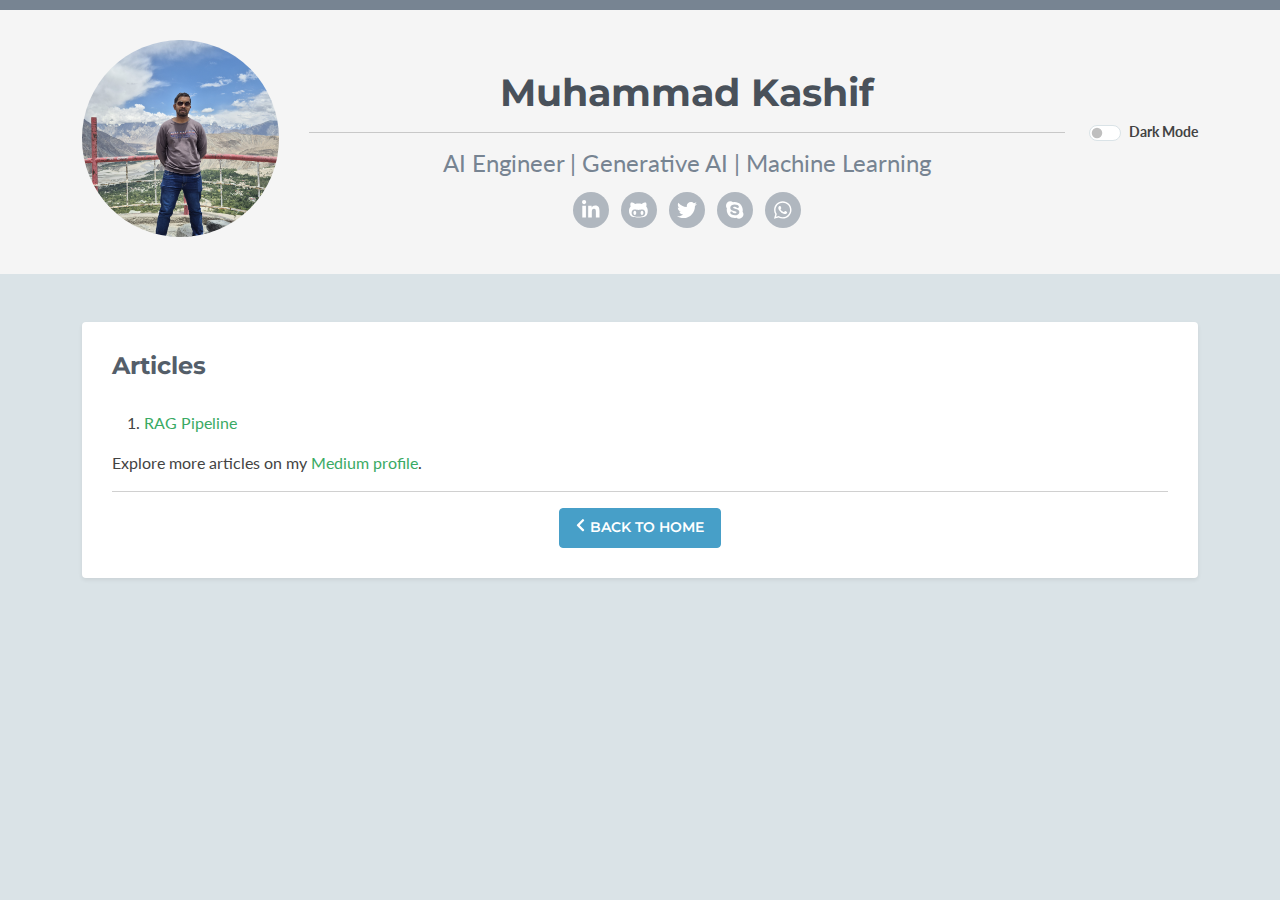
<file: articles.html>
<!DOCTYPE html>
<html lang="en">
<head>
    <title>Articles</title>

    <!-- Meta -->
    <meta charset="utf-8">
    <meta http-equiv="X-UA-Compatible" content="IE=edge">
    <meta name="viewport" content="width=device-width, initial-scale=1.0">

    <link href='https://fonts.googleapis.com/css?family=Lato:300,400,300italic,400italic' rel='stylesheet' type='text/css'>
    <link href='https://fonts.googleapis.com/css?family=Montserrat:400,700' rel='stylesheet' type='text/css'> 

    <!-- FontAwesome JS -->
    <script defer src="assets/fontawesome/js/all.js"></script>

    <!-- Global CSS -->
    <link rel="stylesheet" href="assets/plugins/bootstrap/css/bootstrap.min.css">  

    <!-- Theme CSS -->  
    <link id="theme-style" rel="stylesheet" href="assets/css/styles.css">
</head> 

<body>
    <!-- ******HEADER****** --> 
    <header class="header">
        <div class="container">     
            <div class="row align-items-center">
                <div class="col">         
                    <img class="profile-image img-fluid float-start rounded-circle" src="assets/images/profile.jpg" alt="profile image" width="20%" align="center"/>
                    <div class="profile-content" align="center">
                        <h1 class="name">Muhammad Kashif</h1>
                        <hr class="divider" />
                        <h2 class="desc">AI Engineer | Generative AI | Machine Learning</h2>
                        <ul class="social list-inline">
                            <li class="list-inline-item"><a href="https://www.linkedin.com/in/kashifm777/" target="_blank"><i class="fab fa-linkedin-in"></i></a></li>
                            <li class="list-inline-item"><a href="https://github.com/kashifm777" target="_blank"><i class="fab fa-github-alt"></i></a></li>
                            <li class="list-inline-item"><a href="https://x.com/m_kashif_ai" target="_blank"><i class="fab fa-twitter"></i></a></li>
                            <li class="list-inline-item"><a href="https://secure.skype.com/portal/profile" target="_blank"><i class="fab fa-skype"></i></a></li>
                            <li class="list-inline-item"><a href="tel:+923046928830" target="_blank"><i class="fab fa-whatsapp"></i></a></li>
                        </ul> 
                    </div><!--//profile-->
                </div><!--//col-->

                <div class="col-12 col-md-auto">
                    <div class="dark-mode-switch d-flex">
                        <div class="form-check form-switch mx-auto mx-md-0">
                            <input type="checkbox" class="form-check-input me-2" id="darkSwitch" />
                            <label class="custom-control-label" for="darkSwitch">Dark Mode</label>
                        </div>
                    </div><!--//dark-mode-switch-->     
                </div><!--//col-->
            </div><!--//row-->         
        </div><!--//container-->
    </header><!--//header-->

    <div class="container sections-wrapper py-5">
        <section class="articles section">
            <div class="section-inner shadow-sm rounded">
                <h2 class="heading">Articles</h2>
                <ol>
                    <li><a href="articles/rag-pipeline.html">RAG Pipeline</a></li>
                </ol>
                <p>Explore more articles on my <a href="https://medium.com/@kashif.ai.dev" target="_blank">Medium profile</a>.</p>
                <hr>
                <center><a class="btn btn-cta-secondary" href="index.html"><i class="fas fa-chevron-left"></i>Back to Home</a></center>
            </div>
        </section>
    </div>

    <script type="text/javascript" src="assets/plugins/dark-mode-switch/dark-mode-switch.min.js"></script> 
</body>
</html>
</file>
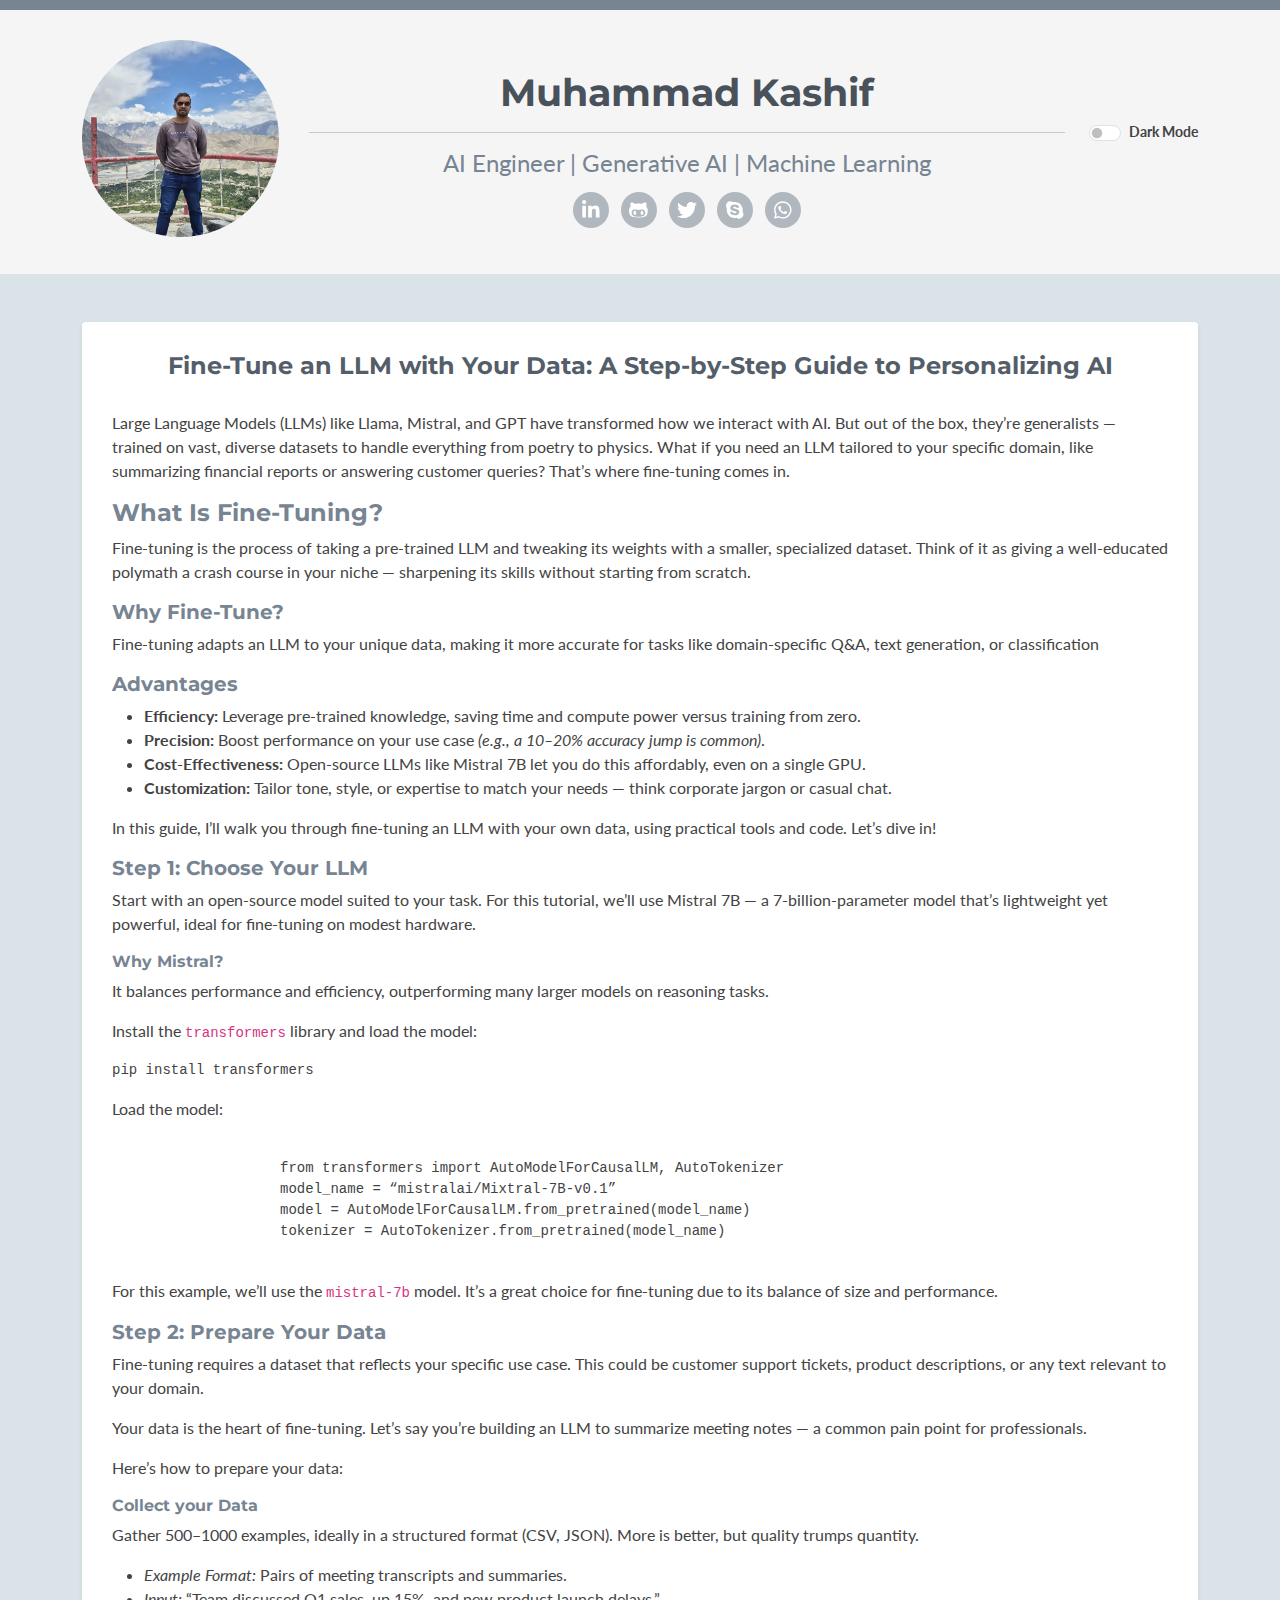
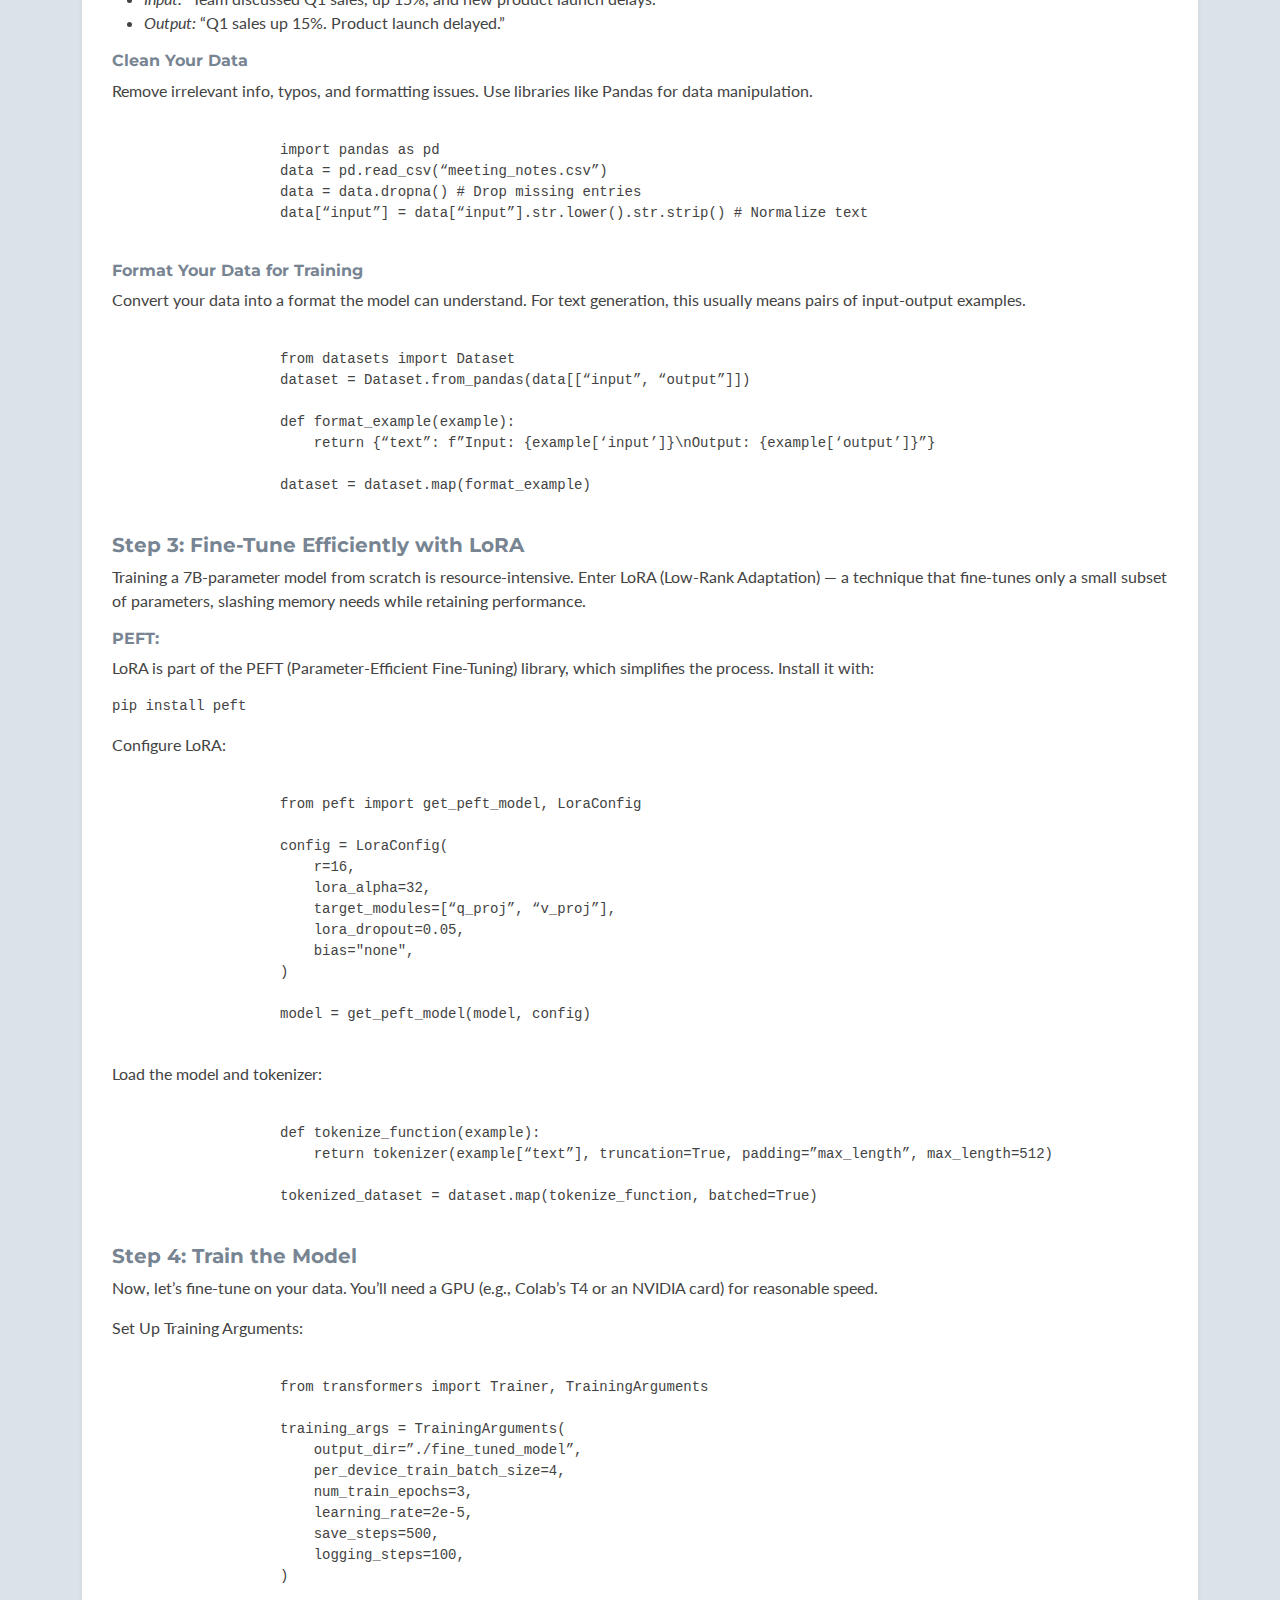
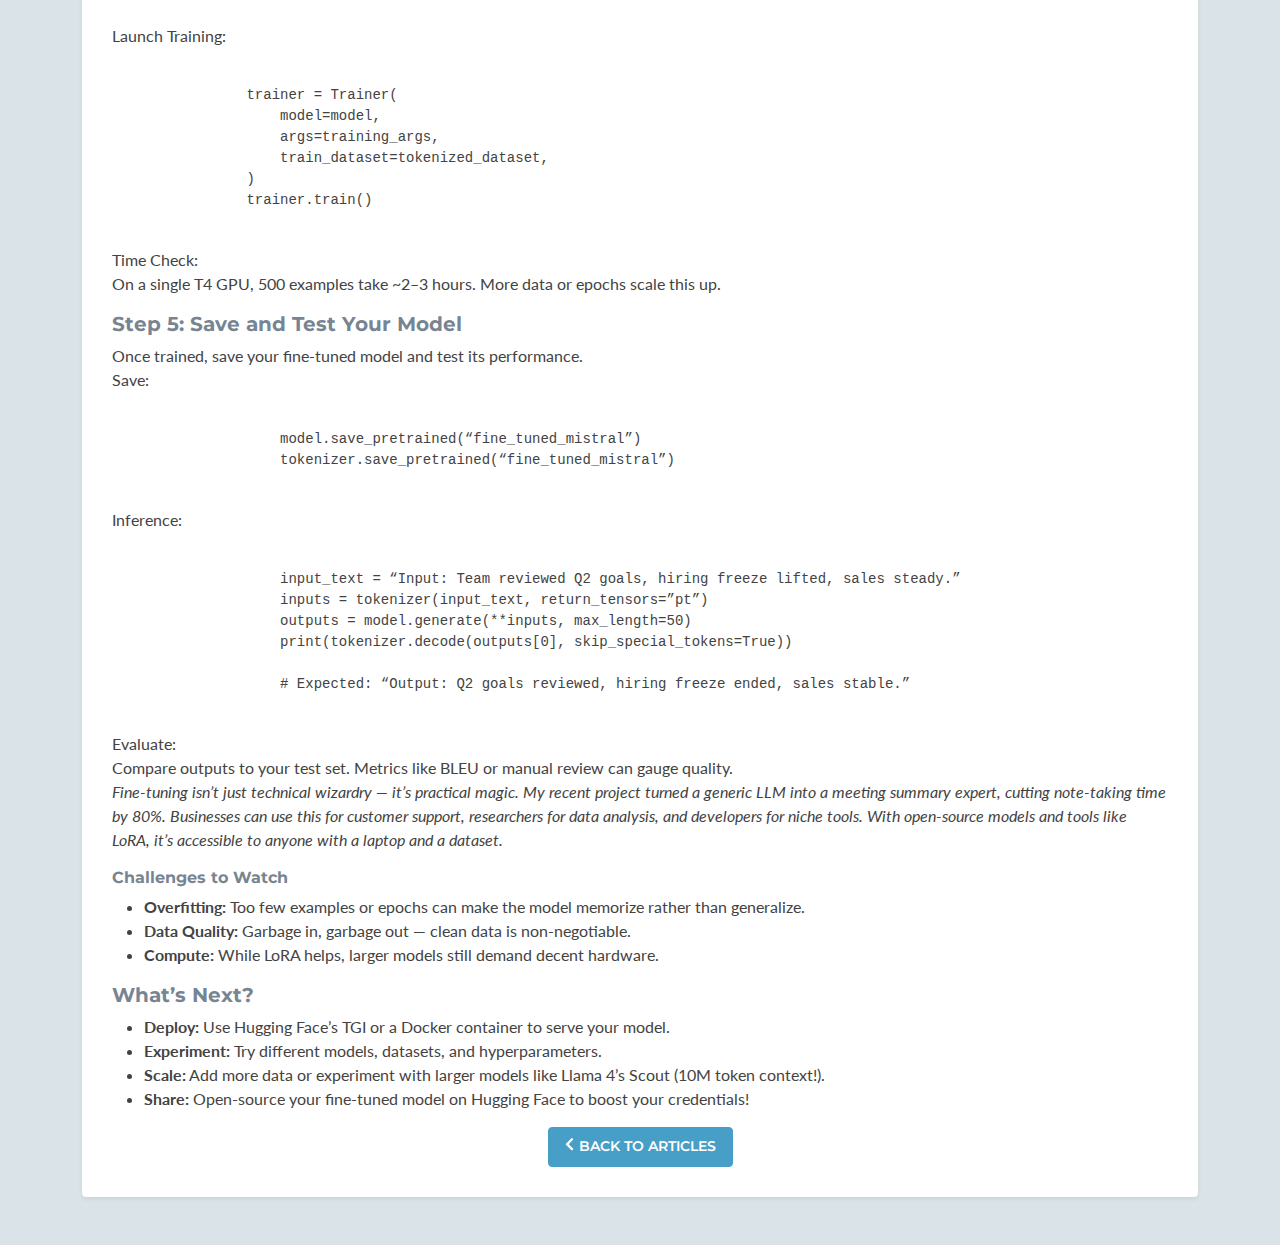
<file: articles/fine-tune-llm.html>
<!DOCTYPE html>
<html lang="en">
<head>
    <title>RAG Pipeline</title>

    <!-- Meta -->
    <meta charset="utf-8">
    <meta http-equiv="X-UA-Compatible" content="IE=edge">
    <meta name="viewport" content="width=device-width, initial-scale=1.0">

    <link href='https://fonts.googleapis.com/css?family=Lato:300,400,300italic,400italic' rel='stylesheet' type='text/css'>
    <link href='https://fonts.googleapis.com/css?family=Montserrat:400,700' rel='stylesheet' type='text/css'> 

    <!-- FontAwesome JS -->
    <script defer src="../assets/fontawesome/js/all.js"></script>

    <!-- Global CSS -->
    <link rel="stylesheet" href="../assets/plugins/bootstrap/css/bootstrap.min.css">  

    <!-- Theme CSS -->  
    <link id="theme-style" rel="stylesheet" href="../assets/css/styles.css">
</head> 

<body>
    <!-- ******HEADER****** --> 
    <header class="header">
        <div class="container">     
            <div class="row align-items-center">
                <div class="col">         
                    <img class="profile-image img-fluid float-start rounded-circle" src="../assets/images/profile.jpg" alt="profile image" width="20%" align="center"/>
                    <div class="profile-content" align="center">
                        <h1 class="name">Muhammad Kashif</h1>
                        <hr class="divider" />
                        <h2 class="desc">AI Engineer | Generative AI | Machine Learning</h2>
                        <ul class="social list-inline">
                            <li class="list-inline-item"><a href="https://www.linkedin.com/in/kashifm777/" target="_blank"><i class="fab fa-linkedin-in"></i></a></li>
                            <li class="list-inline-item"><a href="https://github.com/kashifm777" target="_blank"><i class="fab fa-github-alt"></i></a></li>
                            <li class="list-inline-item"><a href="https://x.com/m_kashif_ai" target="_blank"><i class="fab fa-twitter"></i></a></li>
                            <li class="list-inline-item"><a href="https://secure.skype.com/portal/profile" target="_blank"><i class="fab fa-skype"></i></a></li>
                            <li class="list-inline-item"><a href="tel:+923046928830" target="_blank"><i class="fab fa-whatsapp"></i></a></li>
                        </ul> 
                    </div><!--//profile-->
                </div><!--//col-->

                <div class="col-12 col-md-auto">
                    <div class="dark-mode-switch d-flex">
                        <div class="form-check form-switch mx-auto mx-md-0">
                            <input type="checkbox" class="form-check-input me-2" id="darkSwitch" />
                            <label class="custom-control-label" for="darkSwitch">Dark Mode</label>
                        </div>
                    </div><!--//dark-mode-switch-->     
                </div><!--//col-->
            </div><!--//row-->         
        </div><!--//container-->
    </header><!--//header-->

    <div class="container sections-wrapper py-5">
        <section class="article section">
            <div class="section-inner shadow-sm rounded">
                
                <center><h1 class="heading">Fine-Tune an LLM with Your Data: A Step-by-Step Guide to Personalizing AI</h1></center>

                <p>Large Language Models (LLMs) like Llama, Mistral, and GPT have transformed how we interact with AI. But out of the box, they’re generalists — trained on vast, diverse datasets to handle everything from poetry to physics. What if you need an LLM tailored to your specific domain, like summarizing financial reports or answering customer queries? That’s where fine-tuning comes in.</p>
                
                <h4>What Is Fine-Tuning?</h4>
                <p>Fine-tuning is the process of taking a pre-trained LLM and tweaking its weights with a smaller, specialized dataset. Think of it as giving a well-educated polymath a crash course in your niche — sharpening its skills without starting from scratch.</p>

                <h5>Why Fine-Tune?</h5>
                <p>Fine-tuning adapts an LLM to your unique data, making it more accurate for tasks like domain-specific Q&A, text generation, or classification</p>

                <h5>Advantages</h5>
                <ul>
                    <li><b>Efficiency:</b> Leverage pre-trained knowledge, saving time and compute power versus training from zero.</li>
                    <li><b>Precision:</b> Boost performance on your use case <i>(e.g., a 10–20% accuracy jump is common)</i>.
                    </li>
                    <li><b>Cost-Effectiveness:</b> Open-source LLMs like Mistral 7B let you do this affordably, even on a single GPU.</li>    
                    <li><b>Customization:</b> Tailor tone, style, or expertise to match your needs — think corporate jargon or casual chat.</li>
                </ul>
                <p>In this guide, I’ll walk you through fine-tuning an LLM with your own data, using practical tools and code. Let’s dive in!</p>

                <h5>Step 1: Choose Your LLM</h5>
                <p>Start with an open-source model suited to your task. For this tutorial, we’ll use Mistral 7B — a 7-billion-parameter model that’s lightweight yet powerful, ideal for fine-tuning on modest hardware.</p>

                <h6>Why Mistral?</h6>
                <p>It balances performance and efficiency, outperforming many larger models on reasoning tasks.</p>
                <p>Install the <code>transformers</code> library and load the model:</p>
                <pre><code>pip install transformers</code></pre>

                <p>Load the model:</p>
                <pre><code>
                    from transformers import AutoModelForCausalLM, AutoTokenizer
                    model_name = “mistralai/Mixtral-7B-v0.1”
                    model = AutoModelForCausalLM.from_pretrained(model_name)
                    tokenizer = AutoTokenizer.from_pretrained(model_name)
                </code></pre>

                <p>For this example, we’ll use the <code>mistral-7b</code> model. It’s a great choice for fine-tuning due to its balance of size and performance.</p>

                <h5>Step 2: Prepare Your Data</h5>
                <p>Fine-tuning requires a dataset that reflects your specific use case. This could be customer support tickets, product descriptions, or any text relevant to your domain.</p>

                <p>Your data is the heart of fine-tuning. Let’s say you’re building an LLM to summarize meeting notes — a common pain point for professionals.</p>

                <p>Here’s how to prepare your data:</p>

                <h6>Collect your Data</h6>
                <p>Gather 500–1000 examples, ideally in a structured format (CSV, JSON). More is better, but quality trumps quantity.</p>
                <ul>
                    <li><i>Example Format:</i> Pairs of meeting transcripts and summaries.</li>
                    <li><i>Input:</i> “Team discussed Q1 sales, up 15%, and new product launch delays.”
                    </li>
                    <li><i>Output:</i> “Q1 sales up 15%. Product launch delayed.”</li>
                </ul>

                <h6>Clean Your Data</h6>
                <p>Remove irrelevant info, typos, and formatting issues. Use libraries like Pandas for data manipulation.</p>
                <pre><code>
                    import pandas as pd
                    data = pd.read_csv(“meeting_notes.csv”)
                    data = data.dropna() # Drop missing entries
                    data[“input”] = data[“input”].str.lower().str.strip() # Normalize text
                </code></pre>

                <h6>Format Your Data for Training</h6>
                <p>Convert your data into a format the model can understand. For text generation, this usually means pairs of input-output examples.</p>
                <pre><code>
                    from datasets import Dataset
                    dataset = Dataset.from_pandas(data[[“input”, “output”]])

                    def format_example(example):
                        return {“text”: f”Input: {example[‘input’]}\nOutput: {example[‘output’]}”}

                    dataset = dataset.map(format_example) 
                </code></pre>

                <h5>Step 3: Fine-Tune Efficiently with LoRA</h5>
                <p>Training a 7B-parameter model from scratch is resource-intensive. Enter LoRA (Low-Rank Adaptation) — a technique that fine-tunes only a small subset of parameters, slashing memory needs while retaining performance.</p>

                <h6>PEFT:</h6>
                <p>LoRA is part of the PEFT (Parameter-Efficient Fine-Tuning) library, which simplifies the process. Install it with:</p>
                <pre><code>pip install peft</code></pre>

                <p>Configure LoRA:</p>
                <pre><code>
                    from peft import get_peft_model, LoraConfig

                    config = LoraConfig(
                        r=16,
                        lora_alpha=32,
                        target_modules=[“q_proj”, “v_proj”],
                        lora_dropout=0.05,
                        bias="none",
                    )

                    model = get_peft_model(model, config)
                </code></pre>

                <p>Load the model and tokenizer:</p>
                <pre><code>
                    def tokenize_function(example):
                        return tokenizer(example[“text”], truncation=True, padding=”max_length”, max_length=512)

                    tokenized_dataset = dataset.map(tokenize_function, batched=True)
                </code></pre>

                <h5>Step 4: Train the Model</h5>
                <p>Now, let’s fine-tune on your data. You’ll need a GPU (e.g., Colab’s T4 or an NVIDIA card) for reasonable speed.</p>

                <p>Set Up Training Arguments:</p>
                <pre><code>
                    from transformers import Trainer, TrainingArguments

                    training_args = TrainingArguments(
                        output_dir=”./fine_tuned_model”,
                        per_device_train_batch_size=4,
                        num_train_epochs=3,
                        learning_rate=2e-5,
                        save_steps=500,
                        logging_steps=100,
                    )
                </code></pre> 

                <p>Launch Training:</p>
                <pre><code>
                trainer = Trainer(
                    model=model,
                    args=training_args,
                    train_dataset=tokenized_dataset,
                )
                trainer.train()
                </code></pre>

                <p>Time Check:<br>
                On a single T4 GPU, 500 examples take ~2–3 hours. More data or epochs scale this up.</p>

                <h5>Step 5: Save and Test Your Model</h5>
                <p>Once trained, save your fine-tuned model and test its performance.<br>
                Save:</p>

                <pre><code>
                    model.save_pretrained(“fine_tuned_mistral”)
                    tokenizer.save_pretrained(“fine_tuned_mistral”)
                </code></pre>

                <p>Inference:</p>
                <pre><code>
                    input_text = “Input: Team reviewed Q2 goals, hiring freeze lifted, sales steady.”
                    inputs = tokenizer(input_text, return_tensors=”pt”)
                    outputs = model.generate(**inputs, max_length=50)
                    print(tokenizer.decode(outputs[0], skip_special_tokens=True))

                    # Expected: “Output: Q2 goals reviewed, hiring freeze ended, sales stable.”
                </code></pre>

                <p>Evaluate:<br>
                Compare outputs to your test set. Metrics like BLEU or manual review can gauge quality.<br>

                <i>Fine-tuning isn’t just technical wizardry — it’s practical magic. My recent project turned a generic LLM into a meeting summary expert, cutting note-taking time by 80%. Businesses can use this for customer support, researchers for data analysis, and developers for niche tools. With open-source models and tools like LoRA, it’s accessible to anyone with a laptop and a dataset.</i></p>

                <h6>Challenges to Watch</h6>
                <ul>
                    <li><b>Overfitting:</b> Too few examples or epochs can make the model memorize rather than generalize.</li>
                    <li><b>Data Quality:</b> Garbage in, garbage out — clean data is non-negotiable.</li>
                    <li><b>Compute:</b> While LoRA helps, larger models still demand decent hardware.</li>
                </ul>
                <h5>What’s Next?</h5>
                <ul>
                    <li><b>Deploy:</b> Use Hugging Face’s TGI or a Docker container to serve your model.</li>
                    <li><b>Experiment:</b> Try different models, datasets, and hyperparameters.</li>
                    <li><b>Scale:</b> Add more data or experiment with larger models like Llama 4’s Scout (10M token context!).</li>
                    <li><b>Share:</b> Open-source your fine-tuned model on Hugging Face to boost your credentials!</li>
                </ul>

                <center><a class="btn btn-cta-secondary" href="../articles.html"><i class="fas fa-chevron-left"></i>Back to Articles</a></center>

            </div>
        </section>
    </div>

    <script type="text/javascript" src="../assets/plugins/dark-mode-switch/dark-mode-switch.min.js"></script> 
</body>
</html>
</file>
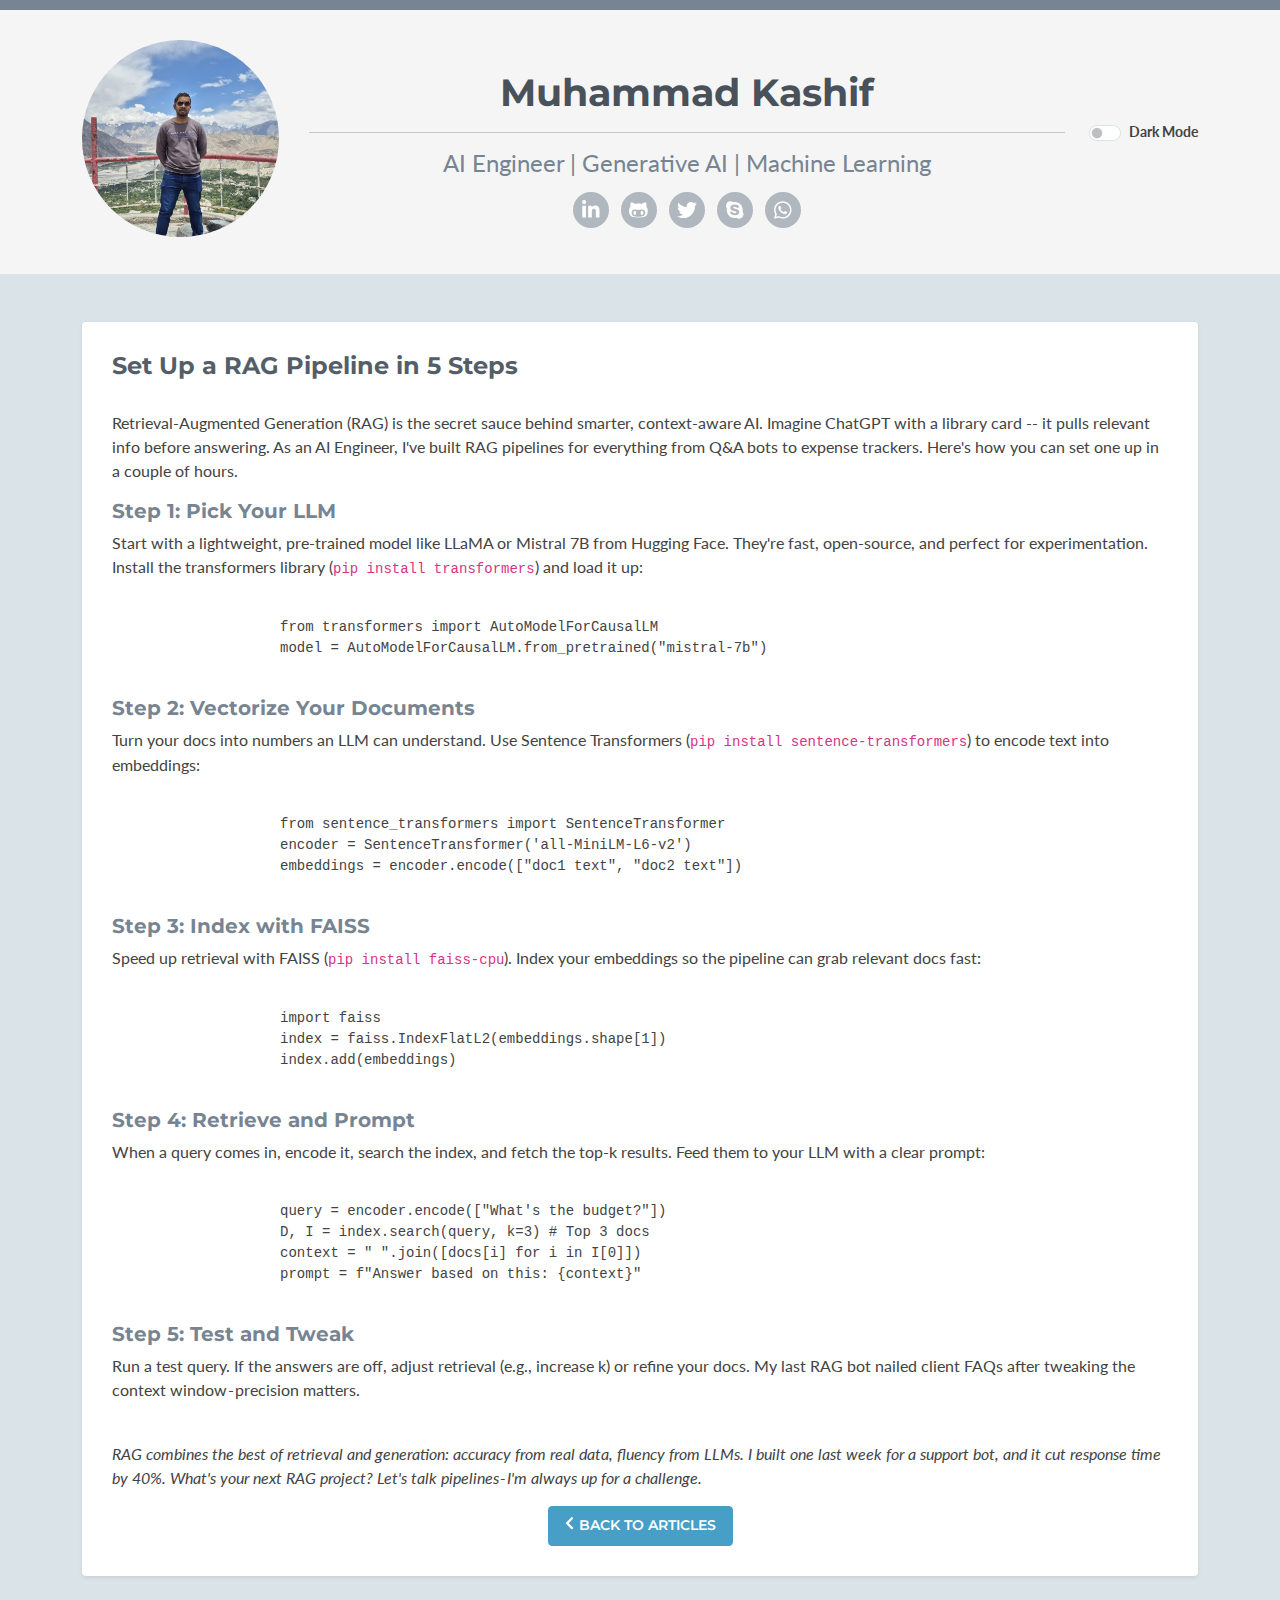
<file: articles/rag-pipeline.html>
<!DOCTYPE html>
<html lang="en">
<head>
    <title>RAG Pipeline</title>

    <!-- Meta -->
    <meta charset="utf-8">
    <meta http-equiv="X-UA-Compatible" content="IE=edge">
    <meta name="viewport" content="width=device-width, initial-scale=1.0">

    <link href='https://fonts.googleapis.com/css?family=Lato:300,400,300italic,400italic' rel='stylesheet' type='text/css'>
    <link href='https://fonts.googleapis.com/css?family=Montserrat:400,700' rel='stylesheet' type='text/css'> 

    <!-- FontAwesome JS -->
    <script defer src="../assets/fontawesome/js/all.js"></script>

    <!-- Global CSS -->
    <link rel="stylesheet" href="../assets/plugins/bootstrap/css/bootstrap.min.css">  

    <!-- Theme CSS -->  
    <link id="theme-style" rel="stylesheet" href="../assets/css/styles.css">
</head> 

<body>
    <!-- ******HEADER****** --> 
    <header class="header">
        <div class="container">     
            <div class="row align-items-center">
                <div class="col">         
                    <img class="profile-image img-fluid float-start rounded-circle" src="../assets/images/profile.jpg" alt="profile image" width="20%" align="center"/>
                    <div class="profile-content" align="center">
                        <h1 class="name">Muhammad Kashif</h1>
                        <hr class="divider" />
                        <h2 class="desc">AI Engineer | Generative AI | Machine Learning</h2>
                        <ul class="social list-inline">
                            <li class="list-inline-item"><a href="https://www.linkedin.com/in/kashifm777/" target="_blank"><i class="fab fa-linkedin-in"></i></a></li>
                            <li class="list-inline-item"><a href="https://github.com/kashifm777" target="_blank"><i class="fab fa-github-alt"></i></a></li>
                            <li class="list-inline-item"><a href="https://x.com/m_kashif_ai" target="_blank"><i class="fab fa-twitter"></i></a></li>
                            <li class="list-inline-item"><a href="https://secure.skype.com/portal/profile" target="_blank"><i class="fab fa-skype"></i></a></li>
                            <li class="list-inline-item"><a href="tel:+923046928830" target="_blank"><i class="fab fa-whatsapp"></i></a></li>
                        </ul> 
                    </div><!--//profile-->
                </div><!--//col-->

                <div class="col-12 col-md-auto">
                    <div class="dark-mode-switch d-flex">
                        <div class="form-check form-switch mx-auto mx-md-0">
                            <input type="checkbox" class="form-check-input me-2" id="darkSwitch" />
                            <label class="custom-control-label" for="darkSwitch">Dark Mode</label>
                        </div>
                    </div><!--//dark-mode-switch-->     
                </div><!--//col-->
            </div><!--//row-->         
        </div><!--//container-->
    </header><!--//header-->

    <div class="container sections-wrapper py-5">
        <section class="article section">
            <div class="section-inner shadow-sm rounded">
                
                <h2 class="heading">Set Up a RAG Pipeline in 5 Steps</h2>
                <p>Retrieval-Augmented Generation (RAG) is the secret sauce behind smarter, context-aware AI. Imagine ChatGPT with a library card -- it pulls relevant info before answering. As an AI Engineer, I've built RAG pipelines for everything from Q&A bots to expense trackers. Here's how you can set one up in a couple of hours.</p>
                
                <h5>Step 1: Pick Your LLM</h5>
                <p>Start with a lightweight, pre-trained model like LLaMA or Mistral 7B from Hugging Face. They're fast, open-source, and perfect for experimentation. Install the transformers library (<code>pip install transformers</code>) and load it up:</p>
                <pre><code>
                    from transformers import AutoModelForCausalLM
                    model = AutoModelForCausalLM.from_pretrained("mistral-7b")
                </code></pre>
                
                <h5>Step 2: Vectorize Your Documents</h5>
                <p>Turn your docs into numbers an LLM can understand. Use Sentence Transformers (<code>pip install sentence-transformers</code>) to encode text into embeddings:</p>
                <pre><code>
                    from sentence_transformers import SentenceTransformer
                    encoder = SentenceTransformer('all-MiniLM-L6-v2')
                    embeddings = encoder.encode(["doc1 text", "doc2 text"])
                </code></pre>

                <h5>Step 3: Index with FAISS</h5>
                <p>Speed up retrieval with FAISS (<code>pip install faiss-cpu</code>). Index your embeddings so the pipeline can grab relevant docs fast:</p>
                <pre><code>
                    import faiss
                    index = faiss.IndexFlatL2(embeddings.shape[1])
                    index.add(embeddings)
                </code></pre>
                
                <h5>Step 4: Retrieve and Prompt</h5>
                <p>When a query comes in, encode it, search the index, and fetch the top-k results. Feed them to your LLM with a clear prompt:</p>
                <pre><code>
                    query = encoder.encode(["What's the budget?"])
                    D, I = index.search(query, k=3) # Top 3 docs
                    context = " ".join([docs[i] for i in I[0]])
                    prompt = f"Answer based on this: {context}"
                </code></pre>
                
                <h5>Step 5: Test and Tweak</h5>
                <p>Run a test query. If the answers are off, adjust retrieval (e.g., increase k) or refine your docs. My last RAG bot nailed client FAQs after tweaking the context window - precision matters.</p><br>

                <p><i>RAG combines the best of retrieval and generation: accuracy from real data, fluency from LLMs. I built one last week for a support bot, and it cut response time by 40%. What's your next RAG project? Let's talk pipelines - I'm always up for a challenge.</i></p>
                
                <center><a class="btn btn-cta-secondary" href="../articles.html"><i class="fas fa-chevron-left"></i>Back to Articles</a></center>
            </div>
        </section>
    </div>

    <script type="text/javascript" src="../assets/plugins/dark-mode-switch/dark-mode-switch.min.js"></script> 
</body>
</html>
</file>
<file: assets/css/styles.css>
/*!   
 * Template Name: Developer - Portfolio Landing Page Bootstrap 5 Template for Developers
 * Version: Bootstrap 5 v1.0
 * Author: Xiaoying Riley
 * Twitter: @3rdwave_themes
 * Copyright: 3rd Wave Media Ltd.
 * Website: https://themes.3rdwavemedia.com/
*/
body {
  font-family: 'Lato', arial, sans-serif;
  color: #434343;
  background: #DAE3E7;
  font-size: 16px;
  -webkit-font-smoothing: antialiased;
  -moz-osx-font-smoothing: grayscale;
}

h1, h2, h3, h4, h5, h6 {
  font-family: 'Montserrat', sans-serif;
  font-weight: 700;
  color: #778492;
}

a {
  color: #3AAA64;
  -webkit-transition: all 0.4s ease-in-out;
  -moz-transition: all 0.4s ease-in-out;
  -ms-transition: all 0.4s ease-in-out;
  -o-transition: all 0.4s ease-in-out;
  text-decoration: none;
}

a:hover {
  text-decoration: underline;
  color: #2d844e;
}

a:focus {
  text-decoration: none;
}

.btn, a.btn {
  -webkit-transition: all 0.4s ease-in-out;
  -moz-transition: all 0.4s ease-in-out;
  -ms-transition: all 0.4s ease-in-out;
  -o-transition: all 0.4s ease-in-out;
  font-family: 'Montserrat', arial, sans-serif;
  padding: 8px 16px;
  font-weight: bold;
}

.btn .svg-inline--fa, a.btn .svg-inline--fa {
  margin-right: 5px;
  position: relative;
  top: -2px;
}

.btn:hover, a.btn:hover {
  text-decoration: none;
}

.btn:focus, a.btn:focus {
  color: #fff;
  box-shadow: none;
}

a.btn-cta-primary, .btn-cta-primary {
  background: #54ba4e;
  border: 1px solid #54ba4e;
  color: #fff;
  font-weight: 600;
  text-transform: uppercase;
}

a.btn-cta-primary:hover, .btn-cta-primary:hover {
  background: #49ac43;
  border: 1px solid #49ac43;
  color: #fff;
}

a.btn-cta-secondary, .btn-cta-secondary {
  background: #479FC8;
  border: 1px solid #479FC8;
  color: #fff;
  font-weight: 600;
  text-transform: uppercase;
}

a.btn-cta-secondary:hover, a.btn-cta-secondary:not(:disabled):not(.disabled):active:focus, .btn-cta-secondary:hover, .btn-cta-secondary:not(:disabled):not(.disabled):active:focus {
  background: #3893bd;
  border: 1px solid #3893bd;
  color: #fff;
  box-shadow: none;
}

/* Adjusting the size of buttons */
.btn.btn-cta-secondary {
    font-size: 0.9rem; /* Reduce font size */
    padding: 0.5rem 1rem; /* Adjust padding */
}

.text-highlight {
  color: #32383e;
}

.badge-theme {
  background: #3AAA64;
  font-size: 12px;
  color: #fff;
  border-radius: 2px;
  -moz-background-clip: padding;
  -webkit-background-clip: padding-box;
  background-clip: padding-box;
}

a.dotted-link {
  border-bottom: 1px dotted #778492;
  color: #778492;
}

a.dotted-link:hover {
  text-decoration: none;
  color: #49515a;
}

/* ======= Header ======= */
.header {
  padding: 30px 0;
  background: #f5f5f5;
  border-top: 10px solid #778492;
}

.header .btn {
  font-weight: bold;
}

.header .profile-image {
  margin-right: 30px;
}

.header .profile-content .name {
  color: #49515a;
  font-size: 38px;
  margin-bottom: 5px;
  margin-top: 30px;
}

.header .profile-content .desc {
  color: #778492;
  font-family: "Lato", arial, sans-serif;
  font-weight: 400;
  font-size: 24px;
  margin-top: 0;
  margin-bottom: 15px;
}

.header .profile-content .social a {
  background: #b0b7bf;
  width: 36px;
  height: 36px;
  display: inline-block;
  border-radius: 50%;
  -moz-background-clip: padding;
  -webkit-background-clip: padding-box;
  background-clip: padding-box;
  color: #fff;
  text-align: center;
}

.header .profile-content .social a:hover {
  background: #778492;
}

.header .profile-content .social a .svg-inline--fa {
  font-size: 20px;
  margin-top: 8px;
}

/* ======= Sections======= */

section.about {
  font-size: 20px;
}

.section .section-inner {
  background: #fff;
  padding: 30px;
}

.section .heading {
  margin-top: 0;
  margin-bottom: 30px;
  color: #545e69;
  font-size: 24px;
}

.section .content .more-link .svg-inline--fa {
  margin-right: 5px;
  font-size: 14px;
  position: relative;
  top: -2px;
}

/* Latest Section */
.latest .item {
  margin-bottom: 30px;
}

.latest .item .title {
  font-size: 18px;
  margin-top: 0;
}

.latest .item .title .label {
  margin-left: 5px;
  font-size: 12px;
}

.latest .item .title a {
  color: #778492;
}

.latest .item .title a:hover {
  color: #5f6b77;
}

.latest .item .project-image:hover {
  -webkit-opacity: 0.8;
  -moz-opacity: 0.8;
  opacity: 0.8;
}

.latest .divider {
  margin-bottom: 60px;
}

.latest .featured {
  margin-bottom: 60px;
}

.latest .featured .title {
  font-size: 20px;
  margin-bottom: 5px;
  font-size: 20px;
}

.latest .featured .summary {
  margin-bottom: 30px;
  color: #778492;
}

.latest .featured img {
  margin-bottom: 30px;
}

.latest .featured .desc {
  margin-bottom: 30px;
}

.latest .has-ribbon {
  position: relative;
  display: inline-block;
}

.latest .has-ribbon .text {
  background: #3AAA64;
  color: #fff;
}

.latest .has-ribbon .ribbon {
  position: absolute;
  top: -4px;
  right: -4px;
  width: 110px;
  height: 110px;
  overflow: hidden;
}

.latest .has-ribbon .ribbon .text {
  font-family: 'Montserrat', sans-serif;
  position: relative;
  left: -8px;
  top: 18px;
  width: 158px;
  padding: 10px 10px;
  font-size: 15px;
  font-weight: bold;
  text-align: center;
  text-transform: uppercase;
  color: #fff;
  background-color: #479FC8;
  -webkit-transform: rotate(45deg) translate3d(0, 0, 0);
  -moz-transform: rotate(45deg) translate3d(0, 0, 0);
  -ms-transform: rotate(45deg) translate3d(0, 0, 0);
  -o-transform: rotate(45deg) translate3d(0, 0, 0);
}

.latest .has-ribbon .ribbon .text:before, .latest .has-ribbon .ribbon .text:after {
  content: '';
  position: absolute;
  bottom: -5px;
  border-top: 5px solid #276582;
  border-left: 5px solid transparent;
  border-right: 5px solid transparent;
}

.latest .has-ribbon .ribbon .text:before {
  left: 0;
}

.latest .has-ribbon .ribbon .text:after {
  right: 0;
}

/* Projects Section */
.projects .item {
  margin-bottom: 30px;
}

.projects .item .title {
  font-size: 16px;
  margin-top: 0;
  margin-bottom: 5px;
  line-height: 1.5;
}

.projects .item .title a {
  color: #778492;
}

.projects .item .title a:hover {
  color: #5f6b77;
}

/* Work Section */
.experience .item {
  margin-bottom: 30px;
}

.experience .content .exp {
  font-family: "Lato", arial, sans-serif;
  font-size: 12px;
  color: #999;
  padding: 0 25px 0 25px;
}

.experience .item .title, .certificate .title {
  font-size: 16px;
  margin-top: 0;
  margin-bottom: 5px;
  line-height: 1.5;
}

.experience .item .title .place {
  color: #999;
  font-weight: normal;
}

.experience .item .title .place a {
  color: #999;
}

.experience .item .title .place a:hover {
  color: #666666;
}

.experience .item .title .year {
  color: #999;
  font-weight: normal;
}

.experience .item .year {
  float: right;
}

/* certificate section */
.certificate img {
	height: 100%;
	width: 100%;
}

/* Git section */
.github-graph {
  margin-bottom: 30px;
}

.github-graph .js-calendar-graph-svg {
  max-width: 100%;
}

.github-graph h2 {
  font-size: 18px;
}

.ghfeed {
  height: 500px;
}

.ghfeed,
.ghfeed *,
.ghfeed *:before,
.ghfeed *:after {
  box-sizing: content-box;
}

/* Info Section */
.info .svg-inline--fa {
  margin-right: 15px;
  color: #ccd1d6;
}

.info .svg-inline--fa.fa-envelope-o {
  font-size: 14px;
}

.info ul {
  margin-bottom: 0;
}

.info li {
  margin-bottom: 15px;
}

.info li:last-child {
  margin-bottom: 0;
}

/* Skills Section */
.skills .intro {
  margin-bottom: 30px;
}

.skills .skillset .item {
  margin-bottom: 30px;
}

.skills .skillset .level-title {
  font-size: 16px;
  position: relative;
  margin-top: 0;
  margin-bottom: 10;
}

.skills .skillset .level-title .level-label {
  color: #ccd1d6;
  font-size: 14px;
  font-weight: 400;
  font-family: "Lato", arial, sans-serif;
  position: absolute;
  right: 0;
  top: 0;
}

.skills .skillset .level-bar {
  height: 15px;
  background: #e8e8e8;
}

.skills .skillset .level-bar-inner {
  height: 15px;
  background: #66cb8c;
}

.skills .svg-inline--fa {
  margin-right: 3px;
  position: relative;
  top: 0;
}

/* Testimonials section */
.testimonials .item {
  margin-bottom: 30px;
}

.testimonials .item:last-child {
  margin-bottom: 0;
}

.testimonials .item .quote {
  color: #666;
  font-size: 16px;
  border-left: 5px solid #9fdeb7;
  padding: 5px 15px;
  margin-bottom: 15px;
}

.testimonials .item .quote p {
  margin-bottom: 0;
}

.testimonials .item .quote .svg-inline--fa {
  color: #79d19a;
  margin-right: 15px;
}

.testimonials .item .source {
  font-size: 14px;
  padding-left: 20px;
  font-weight: 500;
}

.testimonials .item .source .name {
  color: #939ea9;
  font-weight: 600;
}

.testimonials .item .source .title {
  color: #999;
}

/* Education section */
.education .item {
  margin-bottom: 30px;
}

.education .item:last-child {
  margin-bottom: 0;
}

.education .item .title {
  font-size: 16px;
  margin-top: 0;
}

.education .item .university {
  font-family: "Lato", arial, sans-serif;
  font-size: 13px;
  color: #999;
  font-weight: 600;
  padding-left: 25px;
}

.education .item .course {
  font-family: "Lato", arial, sans-serif;
  font-size: 12px;
  color: #999;
  padding: 0 25px 0 25px;
}

.education .item .university .year {
  color: #b0b7bf;
  font-weight: 500;
  float: right;
}

/* Language Section */
.languages .item {
  margin-bottom: 15px;
}

.languages .item .title {
  color: #778492;
}

.languages .item .level {
  color: #999;
}

.languages .item:last-child {
  margin-bottom: 0;
}

.languages .item .svg-inline--fa {
  color: #79d19a;
}

/* Blog Section */
.blog .item {
  margin-bottom: 30px;
}

.blog .item .title {
  font-size: 18px;
  line-height: 1.3;
}

.blog .item .title a {
  color: #778492;
}

.blog .item .title a:hover {
  color: #5f6b77;
}

.blog .item p {
  margin-bottom: 5px;
}

.blog .item:last-child {
  margin-bottom: 0;
}

/* List section */
.list ul li {
  margin-bottom: 10px;
}

.list ul li .svg-inline--fa {
  margin-right: 5px;
}

.list ul li a {
  color: #778492;
}

.list ul li a:hover {
  color: #49515a;
}

/* Credits */
.credits ul li {
  margin-bottom: 10px;
}

.credits ul li .svg-inline--fa {
  margin-right: 5px;
  position: relative;
  top: -2px;
}

.credits ul li a {
  color: #778492;
}

.credits ul li a .svg-inline--fa {
  color: #b0b7bf;
}

.credits ul li a:hover {
  color: #49515a;
}

.credits .btn {
  margin-bottom: 15px;
}

.aside .subheading {
  font-size: 18px;
  color: #545e69;
}

/* ======= Footer ======= */
.footer {
  background: #32383e;
  color: #fff;
  padding: 10px 0;
}

.footer .copyright {
  line-height: 1.6;
  color: #a1aab4;
  font-size: 14px;
}

.footer a {
  color: #fff;
}

.footer .fa-heart {
  color: #fb866a;
}

.dark-mode-switch {
  margin-bottom: 1rem;
}

.dark-mode-switch .form-switch {
  display: -webkit-flex;
  display: flex;
}

.dark-mode-switch label {
  font-size: 0.875rem;
  font-weight: bold;
}

.dark-mode-switch .form-switch .form-check-input {
  border-radius: 1em;
  border-color: #DAE3E7;
}

.dark-mode-switch .form-check-input:checked {
  background-color: #54ba4e;
  border-color: #54ba4e;
}

.dark-mode-switch .form-check-input:focus {
  box-shadow: none;
  border-color: #DAE3E7;
}

body[data-theme="dark"] {
  background: #17191c;
  /* Github Activity Dark Mode */
  /* Github activity */
}

body[data-theme="dark"] a:hover {
  color: #53c47d;
}

body[data-theme="dark"] a.btn:hover {
  color: #fff;
}

body[data-theme="dark"] .dark-mode-switch .form-check-input:focus {
  border-color: #54ba4e;
}

body[data-theme="dark"] .header {
  background: #1e2124;
  color: rgba(255, 255, 255, 0.9);
  border-top-color: #1e2124;
}

body[data-theme="dark"] .header .profile-content .name {
  color: rgba(255, 255, 255, 0.9);
}

body[data-theme="dark"] .header .profile-content .desc {
  color: rgba(255, 255, 255, 0.7);
}

body[data-theme="dark"] .header .profile-content .social a {
  background: #2e3238;
  color: rgba(230, 230, 230, 0.7);
}

body[data-theme="dark"] .header .profile-content .social a:hover {
  color: rgba(255, 255, 255, 0.9);
}

body[data-theme="dark"] .section .section-inner {
  background: #1e2124;
  color: rgba(255, 255, 255, 0.7);
}

body[data-theme="dark"] .section .heading {
  color: rgba(255, 255, 255, 0.9);
}

body[data-theme="dark"] .experience .item .title {
  color: rgba(255, 255, 255, 0.9);
}

body[data-theme="dark"] .testimonials .item .quote {
  color: rgba(255, 255, 255, 0.9);
}

body[data-theme="dark"] .latest .item .title a, body[data-theme="dark"] .projects .item .title a, body[data-theme="dark"] .blog .item .title a {
  color: rgba(255, 255, 255, 0.9);
}

body[data-theme="dark"] .latest .item .title a:hover, body[data-theme="dark"] .projects .item .title a:hover, body[data-theme="dark"] .blog .item .title a:hover {
  color: #fff;
}

body[data-theme="dark"] .testimonials .item .source .name {
  color: rgba(255, 255, 255, 0.9);
}

body[data-theme="dark"] .education .item .title {
  color: rgba(255, 255, 255, 0.9);
}

body[data-theme="dark"] .languages .item .title {
  color: rgba(255, 255, 255, 0.9);
}

body[data-theme="dark"] .list ul li a, body[data-theme="dark"] .credits ul li a {
  color: inherit;
}

body[data-theme="dark"] .experience .item .title .place a {
  color: rgba(255, 255, 255, 0.7);
}

body[data-theme="dark"] .experience .item .title .place a:hover {
  color: rgba(255, 255, 255, 0.9);
}

body[data-theme="dark"] .aside .subheading {
  color: rgba(255, 255, 255, 0.9);
}

body[data-theme="dark"] .gha-header, body[data-theme="dark"] .gha-footer, body[data-theme="dark"] .gha-feed {
  background: #17191c;
  border-color: rgba(255, 255, 255, 0.1);
  color: #3AAA64;
}

body[data-theme="dark"] .gha-feed a {
  color: #3AAA64;
}

body[data-theme="dark"] .gha-header > .gha-github-icon,
body[data-theme="dark"] .gha-header > .gha-user-info > a,
body[data-theme="dark"] .gha-header > .gha-user-info > p > a {
  color: rgba(255, 255, 255, 0.9);
}

body[data-theme="dark"] .gha-activity {
  border-color: #333;
}

body[data-theme="dark"] .gha-gravatar img {
  border: 3px solid #333;
  box-shadow: 0 0 0 #ccc;
}

body[data-theme="dark"] .gha-message-merge {
  background: #2e3238;
}

body[data-theme="dark"] .gha-feed small {
  color: rgba(255, 255, 255, 0.7);
}

body[data-theme="dark"] .github-graph {
  background: #17191c;
}

body[data-theme="dark"] .contrib-number {
  color: rgba(255, 255, 255, 0.9);
}

body[data-theme="dark"] .border, body[data-theme="dark"] .contrib-column {
  border: 1px solid rgba(255, 255, 255, 0.1) !important;
}

body[data-theme="dark"] .text-muted {
  color: rgba(255, 255, 255, 0.6);
}

@media (max-width: 767.98px) {
  .header {
    text-align: center;
  }
  .header .profile-image {
    float: none !important;
    margin: 0 auto;
  }
  .header .profile-content {
    float: none !important;
    text-align: center;
  }
  .header .btn {
    margin-top: 30px;
    float: none !important;
  }
  .project-image {
    margin-bottom: 15px;
  }
}

@media (min-width: 1400px) {
  .container {
    width: 1360px;
    max-width: inherit;
  }
}
</file>
